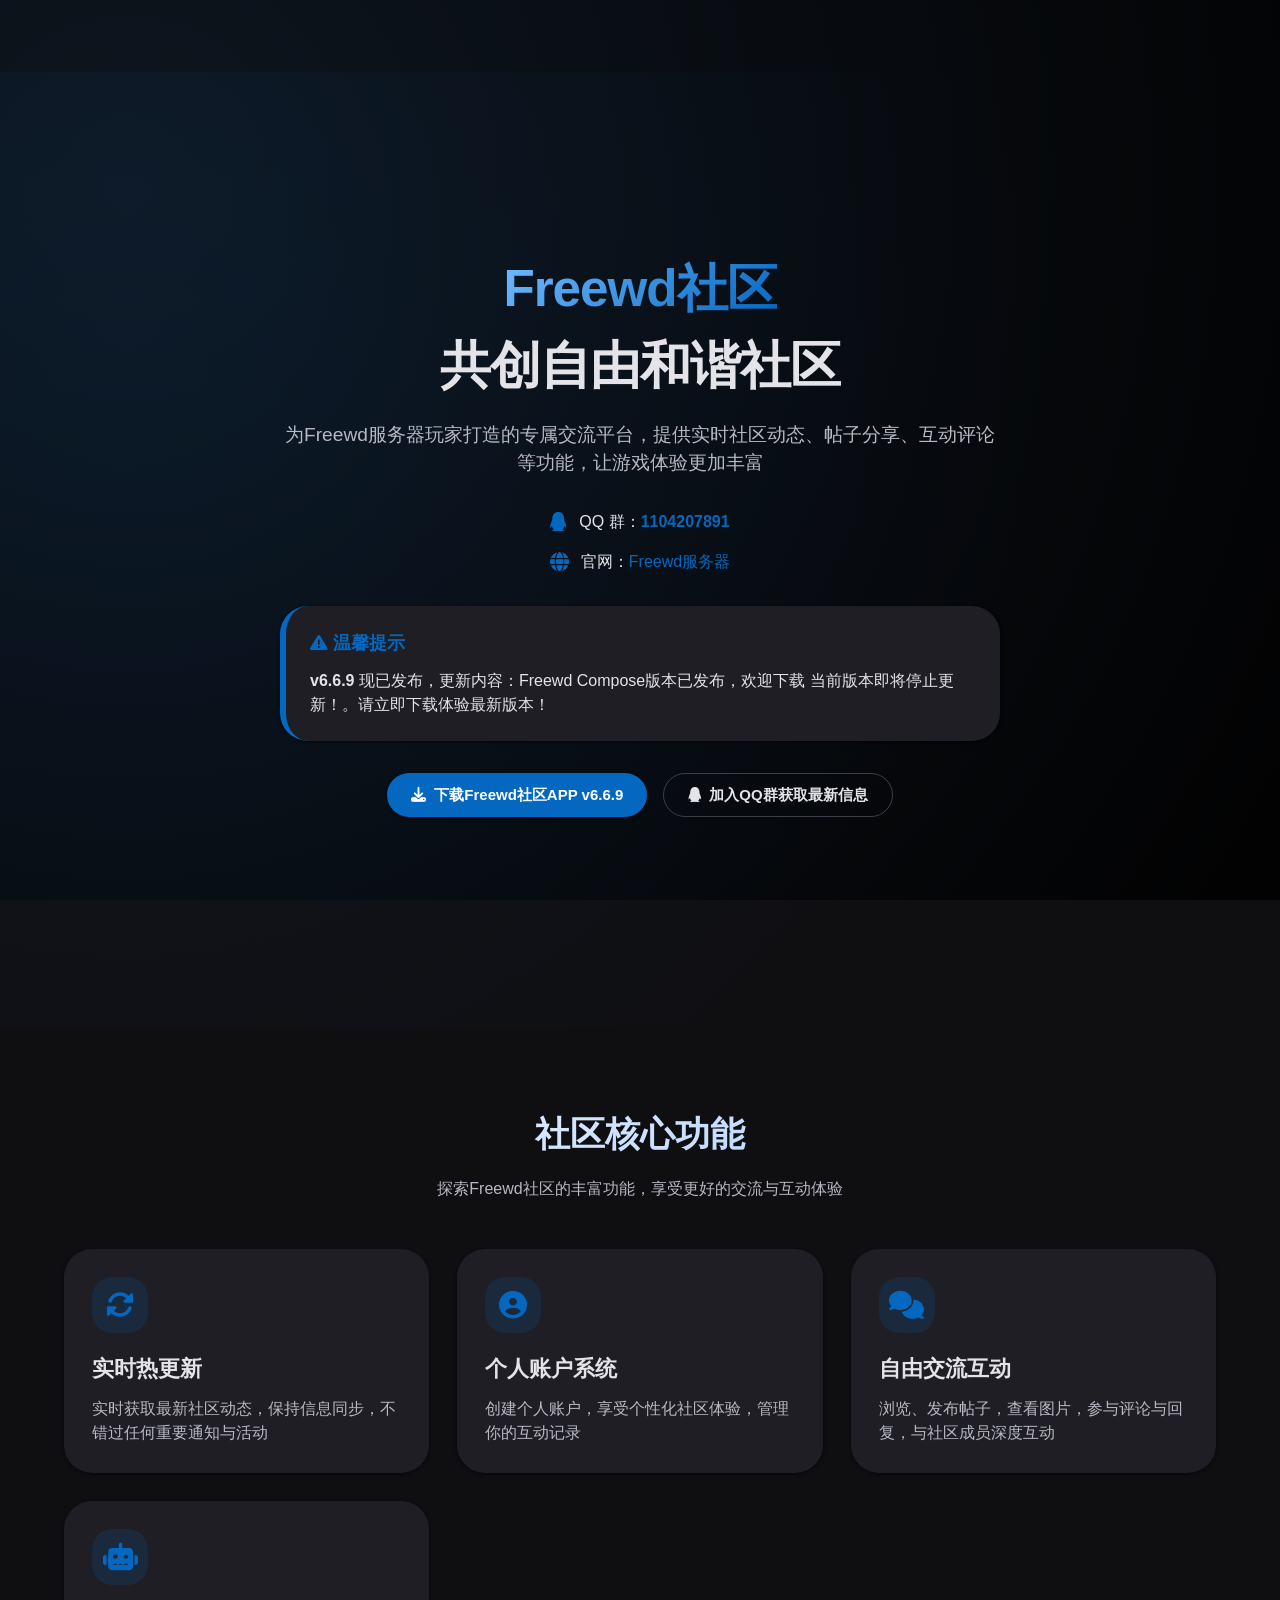
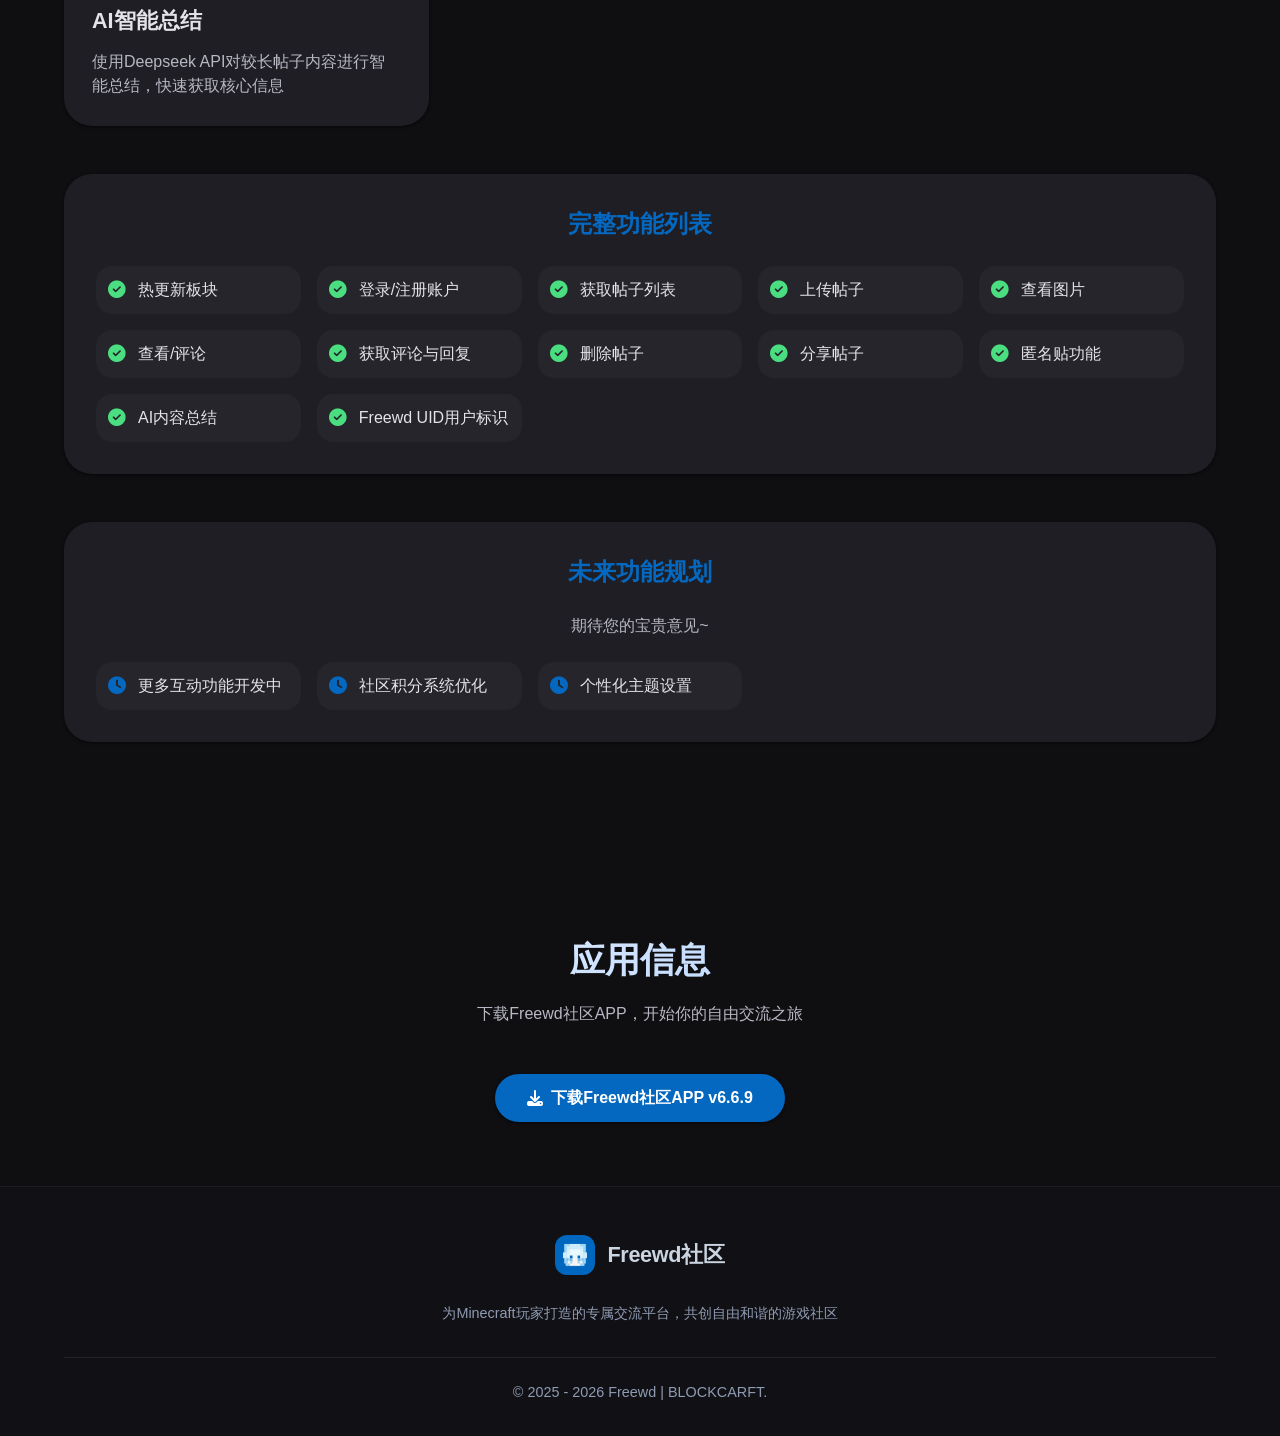
<file: index.html>
<!DOCTYPE html>
<html lang="zh-CN">

<head>
    <meta charset="UTF-8">
    <meta name="viewport" content="width=device-width, initial-scale=1.0, maximum-scale=5.0, user-scalable=yes">
    <meta name='description' content='Freewd社区官网，作为大家打造的MC社区，从2025年8月13日开始运营至今！欢迎大家前来使用或者提出宝贵的意见' />
    <title>Freewd 社区 - 共创自由和谐社区</title>
    <link rel="icon" type="image/png" href="/img/index/FreewdIcon.png">
    <link rel="stylesheet" href="https://cdnjs.cloudflare.com/ajax/libs/font-awesome/6.4.0/css/all.min.css">
    <!-- 引入公共样式 -->
    <link rel="stylesheet" href="/css/common.css">
    <style>
        /* ===== index.html 独有样式 ===== */
        .hero {
            padding: 48px 0 80px;
            background: radial-gradient(circle at 10% 30%, rgba(4, 104, 192, 0.08), transparent 70%);
        }

        .hero-container {
            display: flex;
            flex-direction: column;
            align-items: center;
            justify-content: center;
            text-align: center;
            min-height: calc(100vh - var(--navbar-height));
        }

        .hero-content {
            max-width: 720px;
            width: 100%;
        }

        .hero-title {
            font-size: clamp(2rem, 5vw, 3.2rem);
            font-weight: 700;
            letter-spacing: -0.02em;
            margin-bottom: 1rem;
        }

        .gradient-text {
            background: linear-gradient(135deg, #70b9ff, #0468C0);
            -webkit-background-clip: text;
            background-clip: text;
            color: transparent;
        }

        .hero-description {
            font-size: 1.2rem;
            color: var(--md-sys-color-on-surface-variant);
            margin-bottom: 2rem;
        }

        .warning-box {
            background-color: var(--md-sys-color-surface-variant);
            border-radius: var(--md-ref-shape-large);
            padding: 1.5rem;
            margin: 2rem 0;
            border-left: 6px solid var(--md-sys-color-primary);
            box-shadow: var(--md-ref-elevation-1);
            text-align: left;
            width: 100%;
        }

        .warning-box h4 {
            color: var(--md-sys-color-primary);
            margin-bottom: 0.75rem;
            font-size: 1.1rem;
        }

        .features {
            padding: 80px 0;
            background-color: var(--md-sys-color-surface);
        }

        .section-title {
            font-size: clamp(2rem, 4vw, 2.2rem);
            font-weight: 700;
            text-align: center;
            margin-bottom: 1rem;
            background: linear-gradient(145deg, #ffffff, #9ac4ff);
            -webkit-background-clip: text;
            background-clip: text;
            color: transparent;
        }

        .section-subtitle {
            text-align: center;
            color: var(--md-sys-color-on-surface-variant);
            max-width: 680px;
            margin: 0 auto 3rem;
            font-size: 1rem;
        }

        .features-grid {
            display: grid;
            grid-template-columns: repeat(auto-fit, minmax(280px, 1fr));
            gap: 28px;
            margin-top: 20px;
        }

        .feature-card {
            background: var(--md-sys-color-surface-variant);
            border-radius: var(--md-ref-shape-large);
            padding: 28px;
            transition: all 0.25s;
            box-shadow: var(--md-ref-elevation-1);
        }

        .feature-card:hover {
            transform: translateY(-4px);
            box-shadow: var(--md-ref-elevation-3);
            background: #25252d;
        }

        .feature-icon {
            background: rgba(4, 104, 192, 0.15);
            width: 56px;
            height: 56px;
            border-radius: 20px;
            display: flex;
            align-items: center;
            justify-content: center;
            margin-bottom: 20px;
        }

        .feature-icon i {
            font-size: 28px;
            color: var(--md-sys-color-primary);
        }

        .feature-card h3 {
            font-size: 1.35rem;
            margin-bottom: 12px;
        }

        .feature-card p {
            color: var(--md-sys-color-on-surface-variant);
            line-height: 1.5;
        }

        .function-list {
            background: var(--md-sys-color-surface-variant);
            border-radius: var(--md-ref-shape-large);
            padding: 2rem;
            margin: 3rem 0;
            box-shadow: var(--md-ref-elevation-1);
        }

        .function-list h3 {
            color: var(--md-sys-color-primary);
            margin-bottom: 1.5rem;
            font-size: 1.5rem;
            text-align: center;
        }

        .function-grid {
            display: grid;
            grid-template-columns: repeat(auto-fill, minmax(200px, 1fr));
            gap: 1rem;
        }

        .function-item {
            display: flex;
            align-items: center;
            gap: 0.75rem;
            padding: 0.75rem;
            background: rgba(255, 255, 255, 0.03);
            border-radius: var(--md-ref-shape-medium);
            color: var(--md-sys-color-on-surface);
        }

        .function-item i {
            color: #4ade80;
            font-size: 1.1rem;
            flex-shrink: 0;
        }

        .function-item.pending i {
            color: var(--md-sys-color-primary);
        }

        .server-info {
            padding: 64px 0;
            background: var(--md-sys-color-surface);
        }

        .btn-group {
            display: flex;
            justify-content: center;
            margin-top: 2rem;
        }

        .btn-download {
            background-color: var(--md-sys-color-primary);
            color: white;
            box-shadow: var(--md-ref-elevation-1);
            border-radius: 999px;
            padding: 12px 32px;
            font-size: 1rem;
        }

        .btn-download:hover {
            background-color: #0a71d4;
            transform: translateY(-1px);
            box-shadow: var(--md-ref-elevation-2);
        }

        .contact-info {
            display: flex;
            flex-direction: column;
            gap: 1rem;
            margin: 2rem 0;
            align-items: center;
        }

        .contact-item {
            display: flex;
            align-items: center;
            gap: 0.75rem;
            flex-wrap: wrap;
            justify-content: center;
        }

        .contact-item i {
            color: var(--md-sys-color-primary);
            font-size: 1.2rem;
        }

        .contact-item a {
            color: var(--md-sys-color-primary);
            text-decoration: none;
        }

        .contact-item a:hover {
            text-decoration: underline;
        }

        @media (max-width: 768px) {
            .hero-title {
                font-size: 2.2rem;
            }
            .hero-description {
                font-size: 1rem;
            }
            .btn {
                padding: 8px 20px;
            }
            .feature-card {
                padding: 20px;
            }
            .function-grid {
                grid-template-columns: 1fr;
            }
        }
    </style>
</head>

<body>
    
    <section class="hero">
        <div class="container hero-container">
            <div class="hero-content fade-in">
                <h1 class="hero-title">
                    <span class="gradient-text">Freewd社区</span><br>
                    共创自由和谐社区
                </h1>
                <p class="hero-description">
                    为Freewd服务器玩家打造的专属交流平台，提供实时社区动态、帖子分享、互动评论等功能，让游戏体验更加丰富
                </p>

                <div class="contact-info fade-in">
                    <div class="contact-item">
                        <i class="fab fa-qq"></i>
                        <span>QQ 群：<a href="https://qun.qq.com/universal-share/share?ac=1&authKey=4p75f%2FL0lxRwSPMBUCf4C41aNnEDugL%2B0hMx3jqUSp6EvuV8m7ejYJkojs%2BiPB%2Bj&busi_data=eyJncm91cENvZGUiOiIxMTA0MjA3ODkxIiwidG9rZW4iOiJMdFNZanhLaDZxczluMjVOVlNnMXk3Mm1yVnkrM29vaFUyU1hFUGdwMUlVeHlCVlpnY01lanZjcWtVV01pb1N3IiwidWluIjoiMjIxNjM2ODcwNSJ9&data=N2DPMSnSv00Xh19ZZsRtAtmCCba7FTeZd2DHiMb36XJyhsw_F0-jNJHMElPzuj9-IRs-F6zCBamDLx8cNFHl_A&svctype=4&tempid=h5_group_info"><strong>1104207891</strong></a></span>
                    </div>
                    <div class="contact-item">
                        <i class="fas fa-globe"></i>
                        <span>官网：<a href="https://freewd.top">Freewd服务器</a></span>
                    </div>
                </div>

                <div class="warning-box fade-in" id="dynamicWarningBox">
                    <h4><i class="fas fa-exclamation-triangle"></i> 温馨提示</h4>
                    <p id="warningText">正在检查更新，请稍后...</p>
                </div>

                <div class="hero-buttons" style="display: flex; gap: 1rem; justify-content: center; flex-wrap: wrap;">
                    <a id="heroDownloadBtn" href="#" class="btn btn-primary">
                        <i class="fas fa-download"></i> 获取下载链接...
                    </a>
                    <a href="http://qm.qq.com/cgi-bin/qm/qr?_wv=1027&k=TUPA9W0spTbA3ba3zbzBIAirJCahdDMe&authKey=JpCwLmkZ1pXDUuCdr5u7c2cwwAiuuwFCByAxpxJWpCYXeeC0IYfZCyh5IBcCCT51&noverify=0&group_code=340707471" class="btn btn-secondary">
                        <i class="fab fa-qq"></i> 加入QQ群获取最新信息
                    </a>
                </div>
            </div>
        </div>
    </section>

    <section id="features" class="features">
        <div class="container">
            <h2 class="section-title fade-in">社区核心功能</h2>
            <p class="section-subtitle fade-in">探索Freewd社区的丰富功能，享受更好的交流与互动体验</p>
            <div class="features-grid">
                <div class="feature-card fade-in">
                    <div class="feature-icon"><i class="fas fa-sync-alt"></i></div>
                    <h3>实时热更新</h3>
                    <p>实时获取最新社区动态，保持信息同步，不错过任何重要通知与活动</p>
                </div>
                <div class="feature-card fade-in">
                    <div class="feature-icon"><i class="fas fa-user-circle"></i></div>
                    <h3>个人账户系统</h3>
                    <p>创建个人账户，享受个性化社区体验，管理你的互动记录</p>
                </div>
                <div class="feature-card fade-in">
                    <div class="feature-icon"><i class="fas fa-comments"></i></div>
                    <h3>自由交流互动</h3>
                    <p>浏览、发布帖子，查看图片，参与评论与回复，与社区成员深度互动</p>
                </div>
                <div class="feature-card fade-in">
                    <div class="feature-icon"><i class="fas fa-robot"></i></div>
                    <h3>AI智能总结</h3>
                    <p>使用Deepseek API对较长帖子内容进行智能总结，快速获取核心信息</p>
                </div>
            </div>

            <div class="function-list fade-in">
                <h3>完整功能列表</h3>
                <div class="function-grid">
                    <div class="function-item"><i class="fas fa-check-circle"></i><span>热更新板块</span></div>
                    <div class="function-item"><i class="fas fa-check-circle"></i><span>登录/注册账户</span></div>
                    <div class="function-item"><i class="fas fa-check-circle"></i><span>获取帖子列表</span></div>
                    <div class="function-item"><i class="fas fa-check-circle"></i><span>上传帖子</span></div>
                    <div class="function-item"><i class="fas fa-check-circle"></i><span>查看图片</span></div>
                    <div class="function-item"><i class="fas fa-check-circle"></i><span>查看/评论</span></div>
                    <div class="function-item"><i class="fas fa-check-circle"></i><span>获取评论与回复</span></div>
                    <div class="function-item"><i class="fas fa-check-circle"></i><span>删除帖子</span></div>
                    <div class="function-item"><i class="fas fa-check-circle"></i><span>分享帖子</span></div>
                    <div class="function-item"><i class="fas fa-check-circle"></i><span>匿名贴功能</span></div>
                    <div class="function-item"><i class="fas fa-check-circle"></i><span>AI内容总结</span></div>
                    <div class="function-item"><i class="fas fa-check-circle"></i><span>Freewd UID用户标识</span></div>
                </div>
            </div>

            <div class="function-list fade-in">
                <h3>未来功能规划</h3>
                <p style="color: var(--md-sys-color-on-surface-variant); margin-bottom: 1.5rem; text-align: center;">期待您的宝贵意见~</p>
                <div class="function-grid">
                    <div class="function-item pending"><i class="fas fa-clock"></i><span>更多互动功能开发中</span></div>
                    <div class="function-item pending"><i class="fas fa-clock"></i><span>社区积分系统优化</span></div>
                    <div class="function-item pending"><i class="fas fa-clock"></i><span>个性化主题设置</span></div>
                </div>
            </div>
        </div>
    </section>

    <section id="download" class="server-info">
        <div class="container">
            <h2 class="section-title fade-in">应用信息</h2>
            <p class="section-subtitle fade-in">下载Freewd社区APP，开始你的自由交流之旅</p>
            <div class="btn-group">
                <a id="sectionDownloadBtn" href="#" class="btn btn-download">
                    <i class="fas fa-download"></i> 获取下载链接...
                </a>
            </div>
        </div>
    </section>

    <footer class="footer">
        <div class="container">
            <div class="footer-content">
                <div class="footer-logo">
                    <img src="/img/index/FreewdIcon.png" alt="Freewd社区" class="logo-img">
                    <span class="logo-text">Freewd社区</span>
                </div>
                <p>为Minecraft玩家打造的专属交流平台，共创自由和谐的游戏社区</p>
            </div>
            <div class="footer-bottom">
                <p>&copy; 2025 - 2026 Freewd | BLOCKCARFT.</p>
            </div>
        </div>
    </footer>

    <script>
        document.addEventListener("DOMContentLoaded", function() {
            // 淡入动画
            const fadeElements = document.querySelectorAll('.fade-in');
            const observer = new IntersectionObserver((entries) => {
                entries.forEach(entry => {
                    if (entry.isIntersecting) {
                        entry.target.classList.add('visible');
                        observer.unobserve(entry.target);
                    }
                });
            }, { threshold: 0.1 });
            fadeElements.forEach(el => observer.observe(el));

            // 动态下载链接
            const heroBtn = document.getElementById('heroDownloadBtn');
            const sectionBtn = document.getElementById('sectionDownloadBtn');
            const warningTextP = document.getElementById('warningText');
            const fallbackDownloadUrl = "https://f2.freewd.top/download/Freewd社区_3.0.3.2.APK";
            const fallbackMsg = "3.0.0 重构大部分接口，请大家更新最新版";

            function updateButtons(downloadUrl, versionText = '') {
                if (!downloadUrl || downloadUrl === '#') downloadUrl = fallbackDownloadUrl;
                if (heroBtn) {
                    heroBtn.href = downloadUrl;
                    heroBtn.innerHTML = `<i class="fas fa-download"></i> 下载Freewd社区APP${versionText ? ' ' + versionText : ''}`;
                    heroBtn.classList.remove('btn-loading');
                }
                if (sectionBtn) {
                    sectionBtn.href = downloadUrl;
                    sectionBtn.innerHTML = `<i class="fas fa-download"></i> 下载Freewd社区APP${versionText ? ' ' + versionText : ''}`;
                    sectionBtn.classList.remove('btn-loading');
                }
            }

            if (heroBtn) heroBtn.classList.add('btn-loading');
            if (sectionBtn) sectionBtn.classList.add('btn-loading');

            fetch('/app/api/update.json')
                .then(res => {
                    if (!res.ok) throw new Error(`HTTP ${res.status}`);
                    return res.json();
                })
                .then(data => {
                    let downloadLink = data.download_link;
                    let versionNum = data.version;
                    let updateMsg = data.msg || '带来更好的体验与修复';
                    let versionDisplay = '';
                    if (versionNum !== undefined && !isNaN(versionNum)) {
                        const major = Math.floor(versionNum / 100);
                        const minor = Math.floor((versionNum % 100) / 10);
                        const patch = versionNum % 10;
                        versionDisplay = `v${major}.${minor}.${patch}`;
                    } else if (downloadLink && typeof downloadLink === 'string') {
                        const match = downloadLink.match(/(\d+\.\d+\.\d+)/);
                        if (match) versionDisplay = `v${match[1]}`;
                    }
                    const finalUrl = (downloadLink && typeof downloadLink === 'string' && downloadLink.startsWith('http')) ? downloadLink : fallbackDownloadUrl;
                    updateButtons(finalUrl, versionDisplay);
                    if (warningTextP) {
                        warningTextP.innerHTML = versionDisplay ? `<strong>${versionDisplay}</strong> 现已发布，更新内容：${updateMsg}。请立即下载体验最新版本！` : `新版已发布：${updateMsg}。点击上方按钮下载最新APP。`;
                    }
                })
                .catch(err => {
                    console.error('获取版本信息失败', err);
                    updateButtons(fallbackDownloadUrl, '');
                    if (warningTextP) warningTextP.innerHTML = fallbackMsg + ' (暂时无法获取版本信息，请稍后重试)';
                });

            function addDownloadGuard(btn) {
                if (!btn) return;
                btn.addEventListener('click', function(e) {
                    if (!btn.href || btn.href === '#' || btn.href === '' || btn.href.indexOf('javascript:') === 0) {
                        e.preventDefault();
                        alert('下载链接尚未就绪，请稍后点击或刷新页面重试。');
                        return false;
                    }
                    return true;
                });
            }
            addDownloadGuard(heroBtn);
            addDownloadGuard(sectionBtn);
        });
    </script>
</body>

</html>
</file>
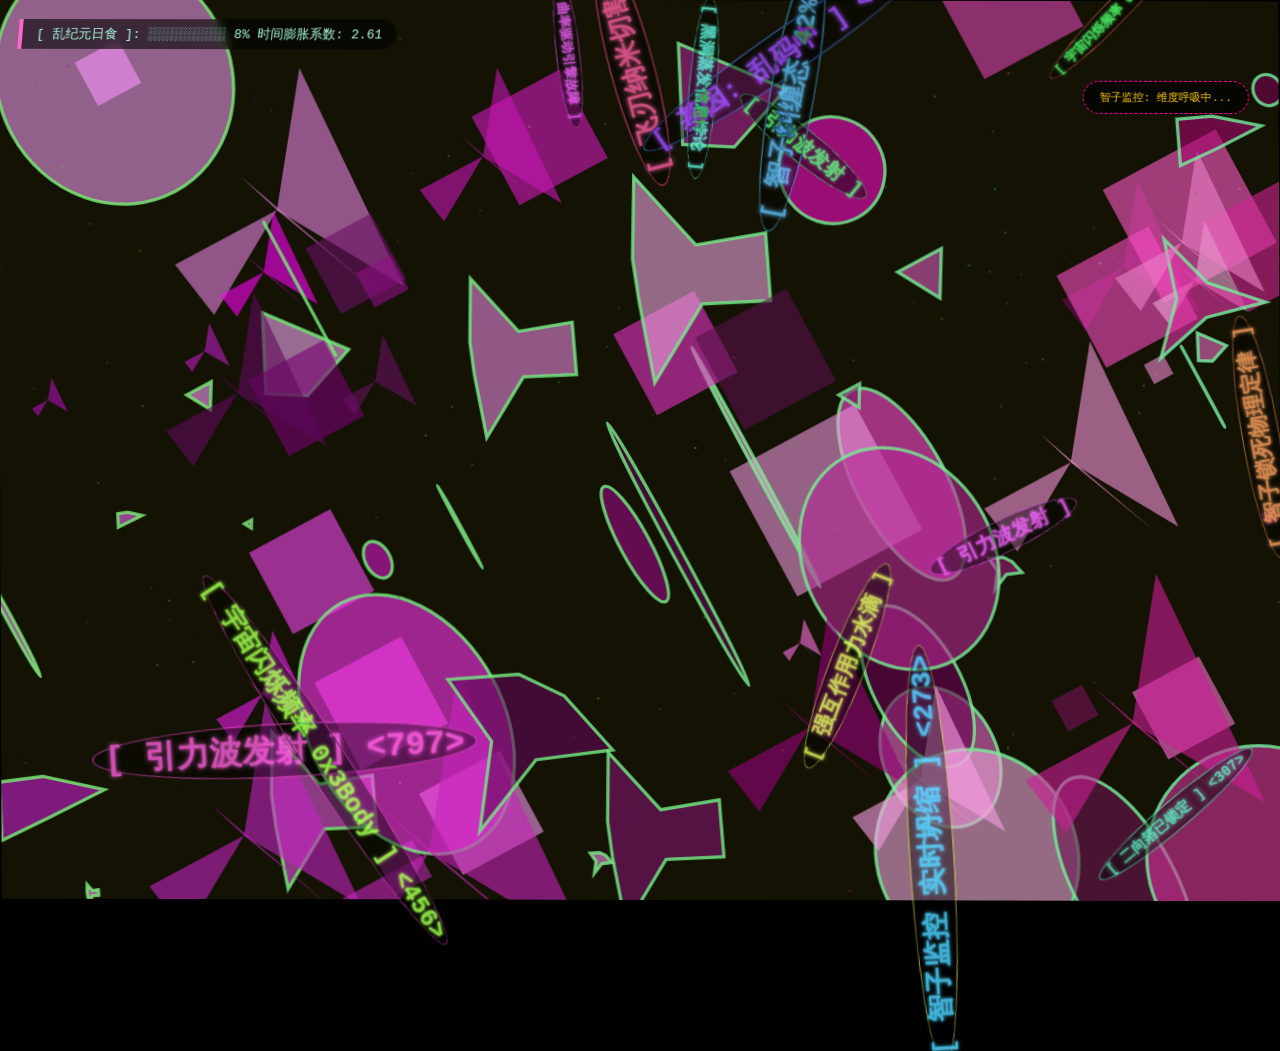
<file: pages/d92d454c-a3c1-4f58-8c38-a236e9f26ba1.html>
<!DOCTYPE html>
<html lang="zh-CN">
<head>
    <meta charset="UTF-8">
    <meta name="viewport" content="width=device-width, initial-scale=1.0, user-scalable=no">
    <title>三体思维坍缩体 · 超出认知的抽象维度</title>
    <style>
        /* 瓦解常规认知的样式 */
        * {
            margin: 0;
            padding: 0;
            box-sizing: border-box;
            user-select: none;
        }

        body {
            width: 100vw;
            height: 100vh;
            overflow: hidden;
            background: #000;
            font-family: 'Courier New', 'Wingdings', 'Segoe UI Symbol', monospace;
            cursor: crosshair;
            position: relative;
        }

        /* 背景canvas — 降维打击画布 */
        #chaosCanvas {
            position: fixed;
            top: 0;
            left: 0;
            width: 100%;
            height: 100%;
            display: block;
            z-index: 0;
            pointer-events: none;
        }

        /* 漂浮文字容器 — 智子乱码集群 */
        .floating-texts {
            position: fixed;
            top: 0;
            left: 0;
            width: 100%;
            height: 100%;
            z-index: 10;
            pointer-events: none;
        }

        .float-word {
            position: absolute;
            white-space: nowrap;
            font-weight: bold;
            opacity: 0.85;
            transition: transform 0.05s linear;
            text-shadow: 0 0 5px currentColor;
            pointer-events: auto;
            cursor: grab;
            mix-blend-mode: difference;
            backdrop-filter: blur(2px);
            border-radius: 50%;
            padding: 4px 12px;
            background: rgba(0,0,0,0.3);
            font-size: clamp(14px, 4vw, 28px);
            will-change: left, top, transform;
        }

        /* 抽象时钟 — 无表情符号 */
        .chaos-clock {
            position: fixed;
            top: 20px;
            left: 20px;
            background: rgba(0,0,0,0.6);
            backdrop-filter: blur(5px);
            padding: 6px 14px;
            border-left: 4px solid #ff66cc;
            color: #aaffdd;
            font-size: 13px;
            z-index: 30;
            font-family: 'Courier New', monospace;
            pointer-events: none;
            border-radius: 0 20px 20px 0;
            transform: skewX(-5deg);
        }

        .status-bubble {
            position: fixed;
            top: 80px;
            right: 30px;
            background: rgba(0,0,0,0.7);
            padding: 8px 16px;
            font-size: 11px;
            border-radius: 40px;
            color: #ffcc00;
            z-index: 30;
            border: 1px dashed #ff00aa;
            font-family: monospace;
            backdrop-filter: blur(4px);
            pointer-events: none;
            text-align: center;
            max-width: 200px;
        }

        /* 全局闪烁动画 */
        @keyframes globalGlitch {
            0% { filter: hue-rotate(0deg) blur(0px);}
            25% { filter: hue-rotate(90deg) blur(1px);}
            50% { filter: hue-rotate(180deg) blur(0px);}
            75% { filter: hue-rotate(270deg) blur(0.5px);}
            100% { filter: hue-rotate(360deg) blur(0px);}
        }

        body.glitch-effect {
            animation: globalGlitch 0.2s infinite;
        }
    </style>
</head>
<body>

<canvas id="chaosCanvas"></canvas>
<div class="floating-texts" id="floatingContainer"></div>

<div class="chaos-clock" id="chaosClock">
    乱纪时: 脱水周期 ██████░░░░
</div>
<div class="status-bubble" id="statusBubble">
    智子监控: 维度呼吸中...
</div>

<script>
    (function(){
        // ---------- 彻底疯狂的抽象思维领域 (无任何表情符号与交互面板) ----------
        const canvas = document.getElementById('chaosCanvas');
        const ctx = canvas.getContext('2d');
        let width, height;
        
        // 内部抽象参数 (随机波动, 无用户控制)
        let dimensionRate = 47;    
        let twistIntensity = 63;   
        let phaseShift = 22;       
        
        // 浮动文字数组
        let floatingWords = [];
        const wordContainer = document.getElementById('floatingContainer');
        
        // 抽象短语库 — 完全去除emoji, 保留纯文字/符号
        const phraseBank = [
            "[ 智子二维展开 ]", "[ 三体游戏：乱纪元 ]", "[ 不要回答 不要回答 ]", "[ 思想钢印: 水是干的 ]", 
            "[ 观测到四维空间碎片 ]", "[ 二向箔已锁定 ]", "[ 你的存在是质子 ]", "[ 强互作用力水滴 ]", 
            "[ 智子锁死物理定律 ]", "[ 三日凌空 脱水 ]", "[ 飞刃纳米切割 ]", "[ 三体人: 你们是虫子 ]",
            "[ 宇宙闪烁频率 0x3Body ]", "[ 基因: 乱码中 ]", "[ 请将大脑发射到太空 ]", "[ 降维打击进行中 ]",
            "[ 黑洞蒸发信息悖论 ]", "[ 智子纠缠态 42% ]", "[ 曲率驱动引擎故障 ]", "[ 黑暗森林: 暴露坐标 ]",
            "[ 二向箔 二维化 ]", "[ 智子监控 实时坍缩 ]", "[ 维度褶皱 不可逆 ]", "[ 引力波发射 ]"
        ];
        
        function getRandomPhrase() {
            return phraseBank[Math.floor(Math.random() * phraseBank.length)] + 
                   (Math.random() > 0.7 ? " <" + Math.floor(Math.random()*999) + ">" : "");
        }
        
        // 鼠标位置用于逃逸逻辑
        let mouseX = -1000, mouseY = -1000;
        document.addEventListener('mousemove', (e) => {
            mouseX = e.clientX;
            mouseY = e.clientY;
        });
        
        // 浮动文字类
        class FloatingText {
            constructor(el, x, y, vx, vy, content, rotSpeed) {
                this.el = el;
                this.x = x;
                this.y = y;
                this.vx = vx;
                this.vy = vy;
                this.rot = Math.random() * 360;
                this.rotSpeed = rotSpeed || (Math.random() - 0.5) * 2;
                this.content = content;
                this.updatePosition();
                this.el.style.transform = `rotate(${this.rot}deg)`;
            }
            
            updatePosition() {
                this.el.style.left = this.x + 'px';
                this.el.style.top = this.y + 'px';
            }
            
            update(deltaTime, mouseAvoidForce = true) {
                const rect = this.el.getBoundingClientRect();
                const centerX = this.x + rect.width/2;
                const centerY = this.y + rect.height/2;
                let dx = 0, dy = 0;
                if(mouseAvoidForce && mouseX > 0 && mouseY > 0) {
                    const distX = centerX - mouseX;
                    const distY = centerY - mouseY;
                    const dist = Math.hypot(distX, distY);
                    if(dist < 130) {
                        const angle = Math.atan2(distY, distX);
                        const force = (130 - dist) / 20;
                        dx += Math.cos(angle) * force * 2.5;
                        dy += Math.sin(angle) * force * 2.5;
                    }
                }
                const chaosFactor = dimensionRate / 50;
                this.vx += (Math.random() - 0.5) * 0.6 * chaosFactor + dx * 0.3;
                this.vy += (Math.random() - 0.5) * 0.6 * chaosFactor + dy * 0.3;
                let maxSpeed = 3 + twistIntensity/30;
                this.vx = Math.min(maxSpeed, Math.max(-maxSpeed, this.vx));
                this.vy = Math.min(maxSpeed, Math.max(-maxSpeed, this.vy));
                this.x += this.vx;
                this.y += this.vy;
                
                const margin = 30;
                if(this.x + margin < 0) this.x = width + margin;
                if(this.x - margin > width) this.x = -margin;
                if(this.y + margin < 0) this.y = height + margin;
                if(this.y - margin > height) this.y = -margin;
                
                this.rot += this.rotSpeed * (0.5 + phaseShift/100);
                this.updatePosition();
                this.el.style.transform = `rotate(${this.rot}deg) scale(${0.8 + Math.sin(Date.now() * 0.003 + this.rot) * 0.2})`;
                
                if(Math.random() < 0.005) {
                    let newText = getRandomPhrase();
                    this.el.innerText = newText;
                    this.content = newText;
                    const hue = (Date.now() + this.x) % 360;
                    this.el.style.color = `hsl(${hue}, 100%, 65%)`;
                }
            }
        }
        
        // 初始化漂浮文字 (无表情)
        function initFloatingWords(count=15) {
            wordContainer.innerHTML = '';
            floatingWords = [];
            for(let i=0; i<count; i++) {
                const div = document.createElement('div');
                div.className = 'float-word';
                const content = getRandomPhrase();
                div.innerText = content;
                const hue = Math.random() * 360;
                div.style.color = `hsl(${hue}, 85%, 65%)`;
                div.style.fontSize = `${14 + Math.random() * 24}px`;
                div.style.background = `rgba(0,0,0,0.5)`;
                div.style.border = `1px solid hsl(${hue}, 80%, 60%)`;
                div.style.backdropFilter = `blur(${Math.random()*3+1}px)`;
                wordContainer.appendChild(div);
                const x = Math.random() * (window.innerWidth - 150);
                const y = Math.random() * (window.innerHeight - 80);
                const vx = (Math.random() - 0.5) * 2.2;
                const vy = (Math.random() - 0.5) * 2.2;
                const rotSpeed = (Math.random() - 0.5) * 1.8;
                const wordObj = new FloatingText(div, x, y, vx, vy, content, rotSpeed);
                floatingWords.push(wordObj);
            }
        }
        
        // 重置文字集群 (无按钮调用, 但内部自动随机触发)
        function resetWordsAuto() {
            const currentCount = floatingWords.length;
            if(currentCount > 28) {
                while(floatingWords.length > 18) {
                    const rem = floatingWords.pop();
                    rem.el.remove();
                }
            } else if(currentCount < 8) {
                initFloatingWords(14);
            } else {
                for(let w of floatingWords) {
                    w.content = getRandomPhrase();
                    w.el.innerText = w.content;
                    w.vx += (Math.random() - 0.5)*1.2;
                    w.vy += (Math.random() - 0.5)*1.2;
                    const newHue = (Date.now() * 0.1) % 360;
                    w.el.style.color = `hsl(${newHue}, 90%, 65%)`;
                    w.el.style.borderColor = `hsl(${newHue+40}, 80%, 60%)`;
                }
            }
            document.body.classList.add('glitch-effect');
            setTimeout(() => document.body.classList.remove('glitch-effect'), 200);
            updateStatusText("[ 思想钢印重新烙印 ]");
        }
        
        // 随机混沌动作 (内部自发性抽象行为)
        function randomChaosAction() {
            const actions = [
                () => {
                    document.body.style.filter = 'invert(1) hue-rotate(180deg)';
                    setTimeout(() => document.body.style.filter = '', 400);
                    updateStatusText("[ 维度反转 智子尖叫 ]");
                },
                () => {
                    floatingWords.forEach(w => {
                        w.vx += (Math.random() - 0.5)*8;
                        w.vy += (Math.random() - 0.5)*8;
                        w.rotSpeed *= -1;
                    });
                    updateStatusText("[ 四维碎片风暴 ]");
                },
                () => {
                    floatingWords.forEach(w => {
                        w.content = getRandomPhrase() + " <" + Math.floor(Math.random()*100) + ">";
                        w.el.innerText = w.content;
                        w.el.style.color = `hsl(${Math.random()*360}, 100%, 65%)`;
                    });
                    updateStatusText("[ 智子展开超模因 ]");
                },
                () => {
                    dimensionRate = Math.min(100, Math.max(0, dimensionRate + (Math.random() - 0.5)*30));
                    twistIntensity = Math.min(100, Math.max(0, twistIntensity + (Math.random() - 0.5)*40));
                    phaseShift = Math.min(100, Math.max(0, phaseShift + (Math.random() - 0.5)*25));
                    updateStatusText("[ 二向箔参数异变 ]");
                },
                () => {
                    const newDiv = document.createElement('div');
                    newDiv.className = 'float-word';
                    newDiv.innerText = "[ 降维警告 " + Math.floor(Math.random()*999) + " ]";
                    newDiv.style.color = `hsl(${Date.now()%360}, 100%, 70%)`;
                    newDiv.style.fontSize = `26px`;
                    newDiv.style.background = `rgba(255,0,255,0.3)`;
                    wordContainer.appendChild(newDiv);
                    const newWord = new FloatingText(newDiv, Math.random()*width, Math.random()*height, 
                                                      (Math.random()-0.5)*3, (Math.random()-0.5)*3, newDiv.innerText, (Math.random()-0.5)*2);
                    floatingWords.push(newWord);
                    updateStatusText("[ 新的智子观测者出现 ]");
                    if(floatingWords.length > 35) {
                        let oldest = floatingWords.shift();
                        oldest.el.remove();
                    }
                },
                () => {
                    dimensionRate = Math.min(100, dimensionRate + 30);
                    twistIntensity = Math.min(100, twistIntensity + 40);
                    phaseShift = Math.min(100, phaseShift + 25);
                    updateStatusText("[ 三体游戏: 混沌纪元开启 ]");
                }
            ];
            const act = actions[Math.floor(Math.random() * actions.length)];
            act();
            document.body.style.animation = 'none';
            document.body.offsetHeight;
            document.body.style.animation = 'globalGlitch 0.15s 1';
            setTimeout(()=>{document.body.style.animation = '';}, 200);
        }
        
        function updateStatusText(msg) {
            const bubble = document.getElementById('statusBubble');
            bubble.innerText = msg;
            if(window.statusTimeout) clearTimeout(window.statusTimeout);
            window.statusTimeout = setTimeout(() => {
                bubble.innerText = "智子监控: 维度呼吸中...";
            }, 1500);
        }
        
        // 乱纪元时钟抽象更新 (无emoji)
        function updateChaosClock() {
            const clockDiv = document.getElementById('chaosClock');
            const weirdUnits = ["脱水周期", "乱纪元日食", "飞刃震动", "智子心跳", "光粒倒计时"];
            const unit = weirdUnits[Math.floor(Math.random() * weirdUnits.length)];
            const progress = Math.floor(Math.random() * 100);
            const barLen = Math.floor(progress / 10);
            let bar = "█".repeat(barLen) + "░".repeat(10-barLen);
            clockDiv.innerHTML = `[ ${unit} ]: ${bar} ${progress}% \n 时间膨胀系数: ${(Math.sin(Date.now()/1000)*5+5).toFixed(2)}`;
        }
        
        // ---------- Canvas 背景: 超现实无厘头绘画 (无表情符号) ----------
        function drawChaosBackground() {
            if(!ctx) return;
            ctx.clearRect(0, 0, width, height);
            const bgHue = (Date.now() * 0.02 + phaseShift) % 360;
            ctx.fillStyle = `hsla(${bgHue}, 70%, 5%, 0.9)`;
            ctx.fillRect(0, 0, width, height);
            
            const shapesCount = Math.floor(15 + dimensionRate * 1.3);
            const twist = twistIntensity / 50;
            
            for(let i=0; i<shapesCount; i++) {
                const randType = Math.floor(Math.random() * 4);
                const x = Math.random() * width;
                const y = Math.random() * height;
                const size = 10 + Math.random() * 80 * (0.5 + twist);
                const hue = (Date.now() * 0.1 + x * 0.02 + phaseShift * 5) % 360;
                const sat = 60 + Math.random() * 40;
                const light = 50 + Math.sin(Date.now() * 0.005 + x) * 30;
                ctx.fillStyle = `hsla(${hue}, ${sat}%, ${light}%, 0.6)`;
                ctx.strokeStyle = `hsla(${hue+180}, 80%, 70%, 0.8)`;
                ctx.lineWidth = 2 + twist;
                
                let offsetX = 0, offsetY = 0;
                if(mouseX > 0 && mouseY > 0) {
                    offsetX = (mouseX - width/2) / width * 20 * twist;
                    offsetY = (mouseY - height/2) / height * 20 * twist;
                }
                ctx.save();
                ctx.translate(x + offsetX, y + offsetY);
                ctx.rotate((Date.now() * 0.003 + i) * twist * 0.5);
                
                if(randType === 0) {
                    const sides = 3 + Math.floor(Math.random() * 6);
                    ctx.beginPath();
                    for(let s=0; s<sides; s++) {
                        let angle = (s / sides) * Math.PI * 2;
                        let rad = size * (0.5 + Math.sin(angle * 3 + Date.now()*0.01)*0.3);
                        let px = Math.cos(angle) * rad;
                        let py = Math.sin(angle) * rad;
                        if(s===0) ctx.moveTo(px, py);
                        else ctx.lineTo(px, py);
                    }
                    ctx.closePath();
                    ctx.fill();
                    ctx.stroke();
                } else if(randType === 1) {
                    ctx.beginPath();
                    ctx.ellipse(0, 0, size, size* (0.5+Math.sin(Date.now()*0.01+ i)*0.5), 0, 0, Math.PI*2);
                    ctx.fill();
                    ctx.stroke();
                } else if(randType === 2) {
                    ctx.fillRect(-size/2, -size/2, size, size);
                } else {
                    for(let a=0; a<3; a++) {
                        ctx.beginPath();
                        ctx.moveTo(0,0);
                        ctx.lineTo(Math.sin(a)*size*1.2, Math.cos(a*2)*size);
                        ctx.lineTo(Math.cos(a+1)*size, Math.sin(a+2)*size);
                        ctx.fill();
                    }
                }
                ctx.restore();
            }
            
            for(let i=0;i<300;i++) {
                if(Math.random()<0.4) {
                    ctx.fillStyle = `rgba(${Math.random()*255}, ${Math.random()*255}, ${Math.random()*255}, 0.3)`;
                    ctx.fillRect(Math.random()*width, Math.random()*height, 2, 2);
                }
            }
            
            if(Math.random()<0.05) {
                ctx.font = `bold ${20 + Math.random()*30}px "Wingdings", monospace`;
                ctx.fillStyle = `rgba(255,0,255,0.5)`;
                ctx.fillText("[ X ][ Y ][ Z ]", Math.random()*width, Math.random()*height);
            }
        }
        
        // 动画主循环
        let lastTimestamp = 0;
        let chaosInterval = null;
        
        function animate() {
            const now = Date.now();
            let delta = Math.min(32, now - lastTimestamp);
            if(delta < 0) delta = 16;
            lastTimestamp = now;
            
            if(width !== window.innerWidth || height !== window.innerHeight) {
                width = window.innerWidth;
                height = window.innerHeight;
                canvas.width = width;
                canvas.height = height;
                floatingWords.forEach(w => {
                    w.x = Math.min(width-50, Math.max(10, w.x));
                    w.y = Math.min(height-40, Math.max(10, w.y));
                    w.updatePosition();
                });
            }
            
            drawChaosBackground();
            
            for(let word of floatingWords) {
                word.update(delta/16, true);
            }
            
            if(Math.random()<0.03) updateChaosClock();
            
            const twistDeg = Math.sin(Date.now() * 0.0008) * 0.2 * (twistIntensity/50);
            document.body.style.transform = `skew(${twistDeg}deg, ${twistDeg*0.5}deg)`;
            document.body.style.transition = 'transform 0.1s linear';
            
            requestAnimationFrame(animate);
        }
        
        // 自动触发随机混沌事件 (无用户面板, 完全自发抽象)
        function startAutoChaos() {
            // 每6到15秒随机触发一次混沌动作
            const scheduleNext = () => {
                const delay = 6000 + Math.random() * 12000;
                chaosInterval = setTimeout(() => {
                    randomChaosAction();
                    // 同时参数缓慢漂移
                    dimensionRate = Math.min(100, Math.max(0, dimensionRate + (Math.random() - 0.5) * 6));
                    twistIntensity = Math.min(100, Math.max(0, twistIntensity + (Math.random() - 0.5) * 8));
                    phaseShift = Math.min(100, Math.max(0, phaseShift + (Math.random() - 0.5) * 5));
                    scheduleNext();
                }, delay);
            };
            scheduleNext();
        }
        
        // 自动重置文字群 (每30秒左右)
        function startAutoReset() {
            setInterval(() => {
                if(Math.random() < 0.4) {
                    resetWordsAuto();
                }
            }, 28000);
        }
        
        function init() {
            width = window.innerWidth;
            height = window.innerHeight;
            canvas.width = width;
            canvas.height = height;
            initFloatingWords(14);
            updateChaosClock();
            startAutoChaos();
            startAutoReset();
            animate();
        }
        
        window.addEventListener('resize', () => {
            width = window.innerWidth;
            height = window.innerHeight;
            canvas.width = width;
            canvas.height = height;
        });
        
        init();
    })();
</script>
</body>
</html>
</file>
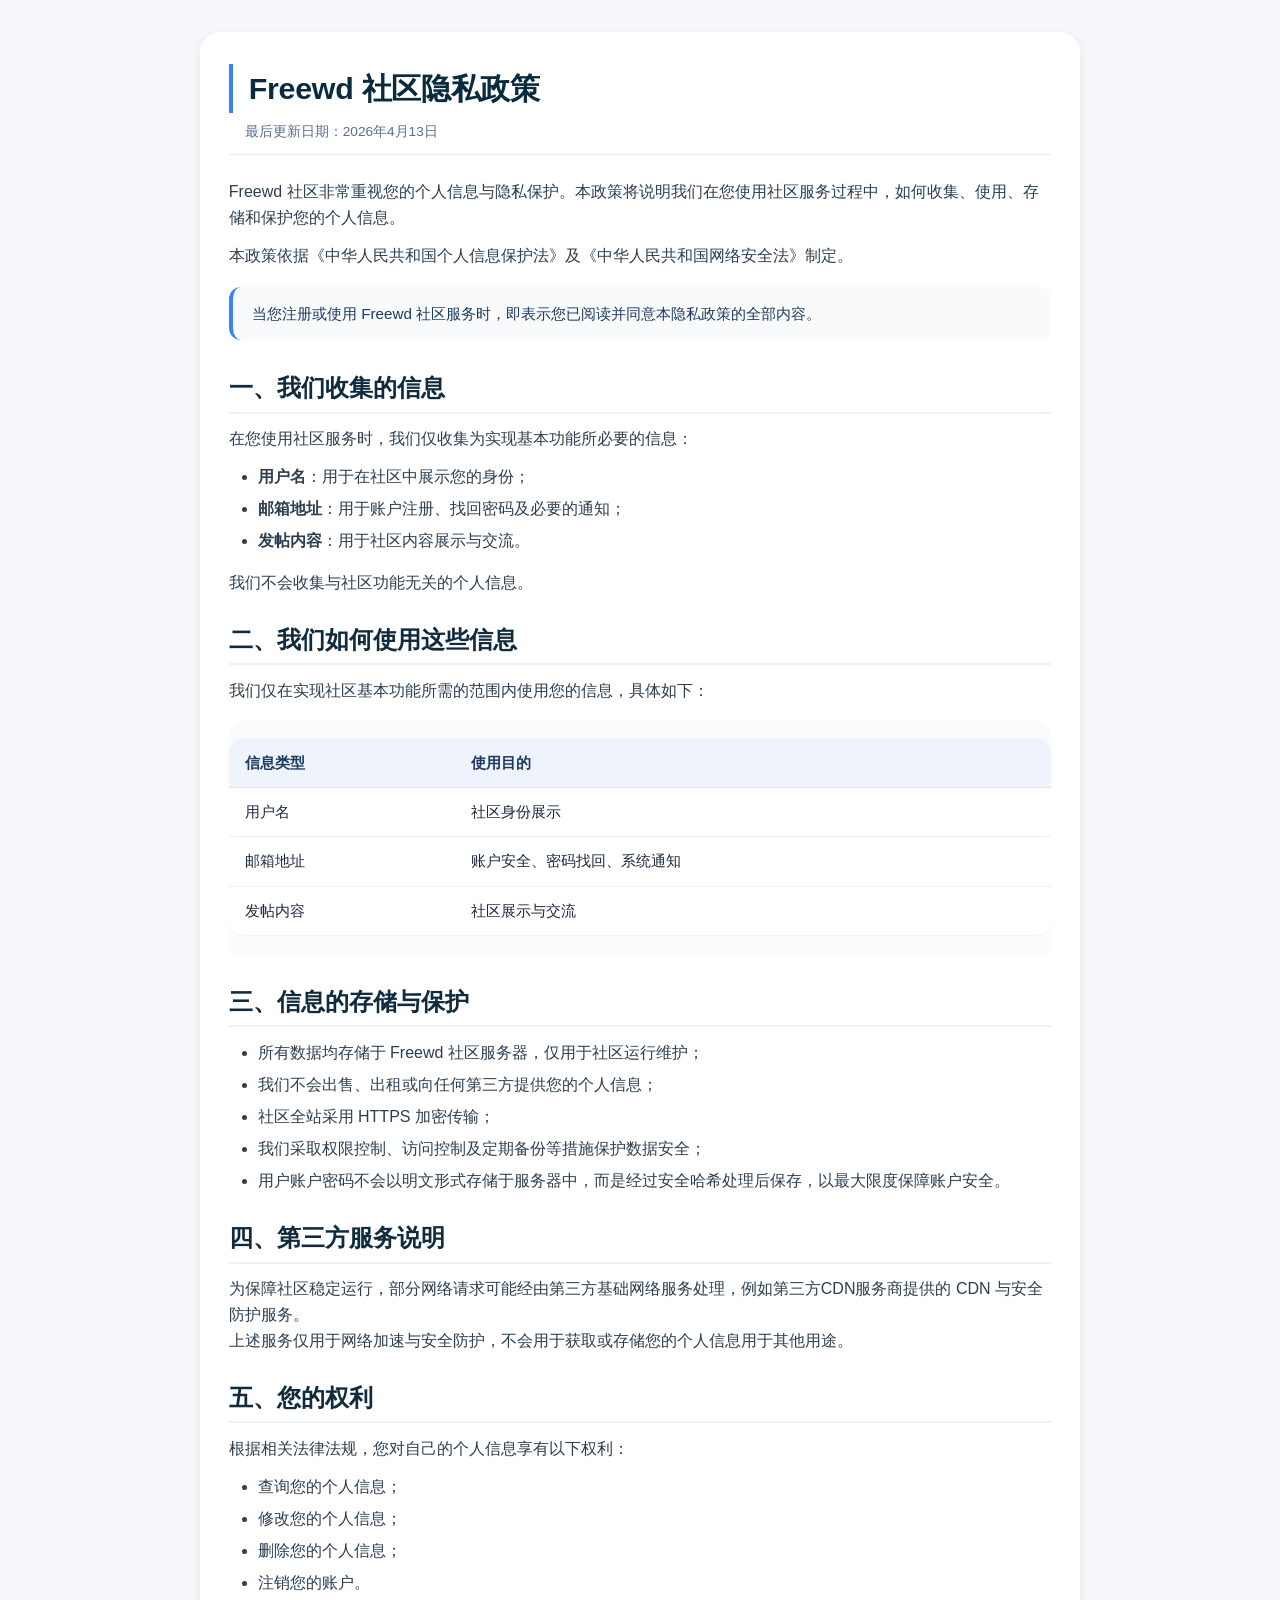
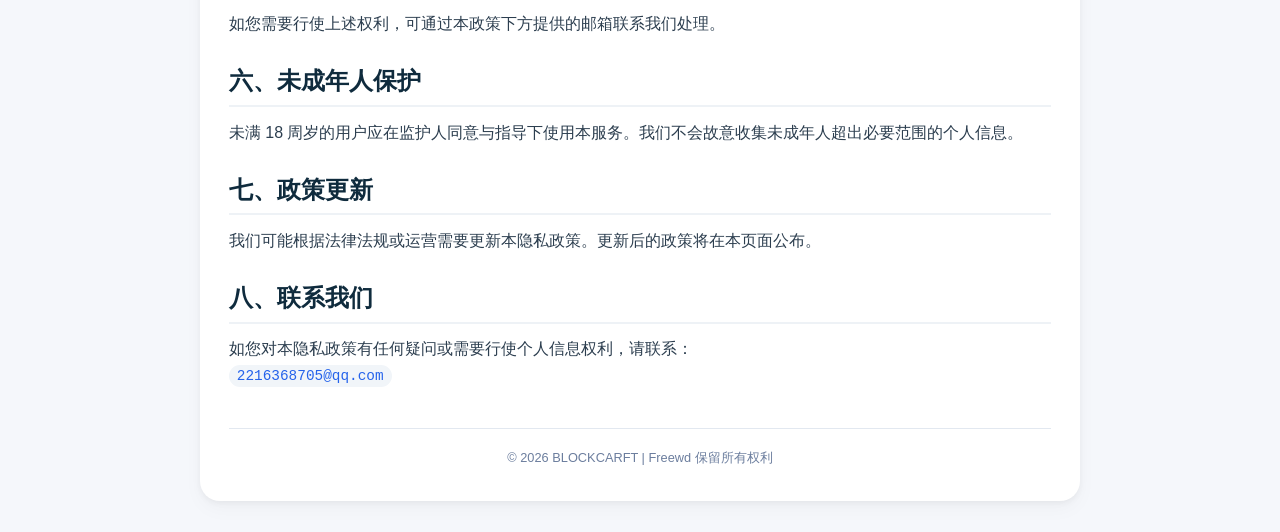
<file: pages/privacy_policy.html>
<!DOCTYPE html>
<html lang="zh-CN">
<head>
    <meta charset="UTF-8">
    <meta name="viewport" content="width=device-width, initial-scale=1.0, viewport-fit=cover">
    <title>Freewd 社区隐私政策</title>
    <style>
        * {
            margin: 0;
            padding: 0;
            box-sizing: border-box;
        }

        body {
            background-color: #f5f7fb;
            font-family: -apple-system, BlinkMacSystemFont, "Segoe UI", Roboto, "Helvetica Neue", Arial, sans-serif;
            line-height: 1.6;
            color: #1e2a3e;
            padding: 2rem 1rem;
        }

        .container {
            max-width: 880px;
            margin: 0 auto;
            background: #ffffff;
            border-radius: 20px;
            box-shadow: 0 8px 20px rgba(0, 0, 0, 0.03), 0 2px 6px rgba(0, 0, 0, 0.05);
            overflow: hidden;
            padding: 2rem 1.8rem;
        }

        @media (max-width: 640px) {
            body {
                padding: 1rem 0.8rem;
            }
            .container {
                padding: 1.5rem 1.2rem;
            }
        }

        h1 {
            font-size: 1.9rem;
            font-weight: 600;
            letter-spacing: -0.3px;
            color: #0a2b3e;
            border-left: 4px solid #3b82f6;
            padding-left: 1rem;
            margin-bottom: 0.5rem;
        }

        .last-updated {
            color: #5b6e8c;
            font-size: 0.85rem;
            margin-top: 0.25rem;
            margin-bottom: 1.5rem;
            padding-left: 1rem;
            border-bottom: 1px solid #e9edf2;
            padding-bottom: 0.75rem;
        }

        .consent-note {
            background-color: #f8fafc;
            border-left: 4px solid #3b82f6;
            padding: 0.9rem 1.2rem;
            border-radius: 12px;
            margin: 1.2rem 0 1.8rem 0;
            font-size: 0.95rem;
            color: #1e3a5f;
        }

        h2 {
            font-size: 1.5rem;
            font-weight: 600;
            margin: 1.6rem 0 0.8rem 0;
            padding-bottom: 0.25rem;
            border-bottom: 2px solid #eef2f6;
            color: #0f2b3d;
        }

        h3 {
            font-size: 1.2rem;
            font-weight: 500;
            margin: 1.2rem 0 0.5rem 0;
            color: #2c3e50;
        }

        p, li {
            color: #2c3e4f;
            margin-bottom: 0.75rem;
        }

        ul, .simple-list {
            margin: 0.75rem 0 1rem 1.8rem;
        }

        li {
            margin-bottom: 0.4rem;
        }

        .info-grid {
            background: #f9fbfd;
            border-radius: 16px;
            padding: 0.2rem 0;
            margin: 1rem 0;
        }

        table {
            width: 100%;
            border-collapse: collapse;
            margin: 1rem 0 1.2rem;
            font-size: 0.95rem;
            border-radius: 14px;
            overflow: hidden;
            box-shadow: 0 1px 2px rgba(0,0,0,0.03);
        }

        th {
            background-color: #eef3fc;
            text-align: left;
            padding: 12px 16px;
            font-weight: 600;
            color: #1e3a5f;
            border-bottom: 1px solid #dce5ef;
        }

        td {
            background-color: #ffffff;
            padding: 12px 16px;
            border-bottom: 1px solid #eef2f8;
            vertical-align: top;
        }

        tr:last-child td {
            border-bottom: none;
        }

        .badge-light {
            background: #eef2ff;
            color: #1e40af;
            font-size: 0.8rem;
            padding: 0.2rem 0.6rem;
            border-radius: 20px;
            display: inline-block;
        }

        a {
            color: #2563eb;
            text-decoration: none;
            border-bottom: 1px solid transparent;
            transition: 0.2s;
        }

        a:hover {
            color: #1e40af;
            border-bottom-color: #90a9e0;
        }

        .contact-email {
            font-family: monospace;
            background: #f1f5f9;
            padding: 0.2rem 0.5rem;
            border-radius: 12px;
            font-size: 0.9rem;
        }

        footer {
            margin-top: 2.5rem;
            padding-top: 1.2rem;
            border-top: 1px solid #e2e8f0;
            text-align: center;
            font-size: 0.8rem;
            color: #6c7e9e;
        }

        hr {
            border: none;
            border-top: 1px solid #e9edf2;
            margin: 1rem 0;
        }

        .small-note {
            font-size: 0.85rem;
            color: #5d6f8f;
            margin-top: -0.3rem;
        }
    </style>
</head>
<body>
<div class="container">
    <h1>Freewd 社区隐私政策</h1>
    <div class="last-updated">最后更新日期：2026年4月13日</div>

    <p>Freewd 社区非常重视您的个人信息与隐私保护。本政策将说明我们在您使用社区服务过程中，如何收集、使用、存储和保护您的个人信息。</p>
    <p>本政策依据《中华人民共和国个人信息保护法》及《中华人民共和国网络安全法》制定。</p>

    <div class="consent-note">
        当您注册或使用 Freewd 社区服务时，即表示您已阅读并同意本隐私政策的全部内容。
    </div>

    <!-- 一、收集的信息 -->
    <h2>一、我们收集的信息</h2>
    <p>在您使用社区服务时，我们仅收集为实现基本功能所必要的信息：</p>
    <ul>
        <li><strong>用户名</strong>：用于在社区中展示您的身份；</li>
        <li><strong>邮箱地址</strong>：用于账户注册、找回密码及必要的通知；</li>
        <li><strong>发帖内容</strong>：用于社区内容展示与交流。</li>
    </ul>
    <p>我们不会收集与社区功能无关的个人信息。</p>

    <!-- 二、信息使用目的（表格形式） -->
    <h2>二、我们如何使用这些信息</h2>
    <p>我们仅在实现社区基本功能所需的范围内使用您的信息，具体如下：</p>
    <div class="info-grid">
        <table>
            <thead>
                <tr><th>信息类型</th><th>使用目的</th></tr>
            </thead>
            <tbody>
                <tr><td>用户名</td><td>社区身份展示</td></tr>
                <tr><td>邮箱地址</td><td>账户安全、密码找回、系统通知</td></tr>
                <tr><td>发帖内容</td><td>社区展示与交流</td></tr>
            </tbody>
        </table>
    </div>

    <!-- 三、存储与保护 -->
    <h2>三、信息的存储与保护</h2>
    <ul>
        <li>所有数据均存储于 Freewd 社区服务器，仅用于社区运行维护；</li>
        <li>我们不会出售、出租或向任何第三方提供您的个人信息；</li>
        <li>社区全站采用 HTTPS 加密传输；</li>
        <li>我们采取权限控制、访问控制及定期备份等措施保护数据安全；</li>
        <li>用户账户密码不会以明文形式存储于服务器中，而是经过安全哈希处理后保存，以最大限度保障账户安全。</li>
    </ul>

    <!-- 四、第三方服务说明 -->
    <h2>四、第三方服务说明</h2>
    <p>为保障社区稳定运行，部分网络请求可能经由第三方基础网络服务处理，例如第三方CDN服务商提供的 CDN 与安全防护服务。<br>
    上述服务仅用于网络加速与安全防护，不会用于获取或存储您的个人信息用于其他用途。</p>

    <!-- 五、您的权利 -->
    <h2>五、您的权利</h2>
    <p>根据相关法律法规，您对自己的个人信息享有以下权利：</p>
    <ul>
        <li>查询您的个人信息；</li>
        <li>修改您的个人信息；</li>
        <li>删除您的个人信息；</li>
        <li>注销您的账户。</li>
    </ul>
    <p>如您需要行使上述权利，可通过本政策下方提供的邮箱联系我们处理。</p>

    <!-- 六、未成年人保护 -->
    <h2>六、未成年人保护</h2>
    <p>未满 18 周岁的用户应在监护人同意与指导下使用本服务。我们不会故意收集未成年人超出必要范围的个人信息。</p>

    <!-- 七、政策更新 -->
    <h2>七、政策更新</h2>
    <p>我们可能根据法律法规或运营需要更新本隐私政策。更新后的政策将在本页面公布。</p>

    <!-- 八、联系我们 -->
    <h2>八、联系我们</h2>
    <p>如您对本隐私政策有任何疑问或需要行使个人信息权利，请联系：<br>
    <a href="mailto:2216368705@qq.com" class="contact-email" style="border-bottom: none; font-weight: 500;">2216368705@qq.com</a></p>

    <footer>
        © 2026 BLOCKCARFT | Freewd 保留所有权利
    </footer>
</div>
</body>
</html>
</file>
<file: css/common.css>
/* ===== common.css - 全局共享样式 ===== */
/* Material 3 令牌 */
:root {
    --md-sys-color-primary: #0468C0;
    --md-sys-color-on-primary: #ffffff;
    --md-sys-color-primary-container: #084c8a;
    --md-sys-color-surface: #0f0f12;
    --md-sys-color-surface-variant: #1e1e24;
    --md-sys-color-on-surface: #e3e3e8;
    --md-sys-color-on-surface-variant: #b8b8c4;
    --md-sys-color-outline: #3e3e48;
    --md-sys-color-secondary: #b0b0c0;
    --md-sys-color-error: #cf6679;
    --md-ref-typeface-brand: 'Inter', -apple-system, BlinkMacSystemFont, system-ui;
    --md-ref-typeface-plain: 'Inter', sans-serif;
    --md-ref-shape-small: 8px;
    --md-ref-shape-medium: 16px;
    --md-ref-shape-large: 28px;
    --md-ref-shape-extra-large: 36px;
    --md-ref-elevation-1: 0 1px 3px 1px rgba(0, 0, 0, 0.15), 0 1px 2px 0 rgba(0, 0, 0, 0.3);
    --md-ref-elevation-2: 0 2px 6px 2px rgba(0, 0, 0, 0.15), 0 1px 2px 0 rgba(0, 0, 0, 0.3);
    --md-ref-elevation-3: 0 4px 8px 3px rgba(0, 0, 0, 0.15), 0 1px 3px 0 rgba(0, 0, 0, 0.3);
    --navbar-height: 4.5rem;
}

/* 全局重置 & 背景 */
* { margin: 0; padding: 0; box-sizing: border-box; }
body {
    background-color: var(--md-sys-color-surface);
    color: var(--md-sys-color-on-surface);
    font-family: var(--md-ref-typeface-plain);
    line-height: 1.5;
    padding-top: var(--navbar-height);
    min-height: 100vh;
    display: flex;
    flex-direction: column;
    background-image: radial-gradient(circle at 10% 20%, rgba(4,104,192,0.08) 0%, rgba(0,0,0,0.9) 100%);
    background-attachment: fixed;
}
.container {
    max-width: 1200px;
    margin: 0 auto;
    padding: 0 24px;
    flex: 1;
}

/* ===== 导航栏 ===== */
.navbar {
    position: fixed;
    top: 0;
    width: 100%;
    background: rgba(15, 15, 18, 0.85);
    backdrop-filter: blur(20px);
    z-index: 1000;
    height: var(--navbar-height);
    box-shadow: var(--md-ref-elevation-1);
}
.nav-container {
    display: flex;
    justify-content: center;
    align-items: center;
    height: 100%;
    padding: 0 24px;
}
.nav-logo {
    display: flex;
    align-items: center;
    gap: 12px;
    text-decoration: none;
}
.logo-img { height: 40px; width: auto; border-radius: 12px; }
.logo-text {
    font-size: 1.5rem;
    font-weight: 600;
    background: linear-gradient(135deg, #80caff, #0468C0);
    -webkit-background-clip: text;
    background-clip: text;
    color: transparent;
    letter-spacing: -0.3px;
}

/* ===== M3 按钮 ===== */
.btn {
    display: inline-flex;
    align-items: center;
    justify-content: center;
    gap: 8px;
    padding: 10px 24px;
    font-weight: 600;
    font-size: 0.9375rem;
    border-radius: 999px;
    transition: all 0.2s cubic-bezier(0.2, 0.9, 0.4, 1.1);
    cursor: pointer;
    text-decoration: none;
    border: none;
    font-family: var(--md-ref-typeface-plain);
}
.btn-primary {
    background-color: var(--md-sys-color-primary);
    color: var(--md-sys-color-on-primary);
    box-shadow: var(--md-ref-elevation-1);
}
.btn-primary:hover {
    background-color: #0a71d4;
    box-shadow: var(--md-ref-elevation-2);
    transform: translateY(-1px);
}
.btn-secondary {
    background-color: transparent;
    color: var(--md-sys-color-on-surface);
    border: 1px solid var(--md-sys-color-outline);
}
.btn-secondary:hover {
    background-color: rgba(4,104,192,0.1);
    border-color: var(--md-sys-color-primary);
}

/* ===== Footer（与首页完全一致） ===== */
.footer {
    background-color: #111115;
    color: #b0b0bc;
    padding: 48px 0 32px;
    text-align: center;
    border-top: 1px solid rgba(255, 255, 255, 0.05);
    margin-top: auto;
}
.footer-content {
    display: flex;
    flex-direction: column;
    align-items: center;
    gap: 16px;
    margin-bottom: 32px;
}
.footer-logo {
    display: flex;
    align-items: center;
    gap: 12px;
    margin-bottom: 12px;
}
.footer-logo .logo-img { height: 40px; }
.footer-logo .logo-text {
    font-size: 1.35rem;
    background: none;
    color: #cbd5e1;
    -webkit-background-clip: unset;
    background-clip: unset;
}
.footer p { color: #8f9bb3; font-size: 0.9rem; }
.footer-bottom {
    border-top: 1px solid rgba(255,255,255,0.08);
    padding-top: 24px;
    font-size: 0.8rem;
    color: #6e7a8e;
}

/* ===== 淡入动画 ===== */
.fade-in {
    opacity: 0;
    transform: translateY(16px);
    transition: opacity 0.7s ease, transform 0.7s ease;
}
.fade-in.visible {
    opacity: 1;
    transform: translateY(0);
}

/* ===== 基础响应式（共享部分） ===== */
@media (max-width: 768px) {
    .container { padding: 0 16px; }
}
@media (prefers-reduced-motion: reduce) {
    .fade-in { transition: none; }
}
</file>
